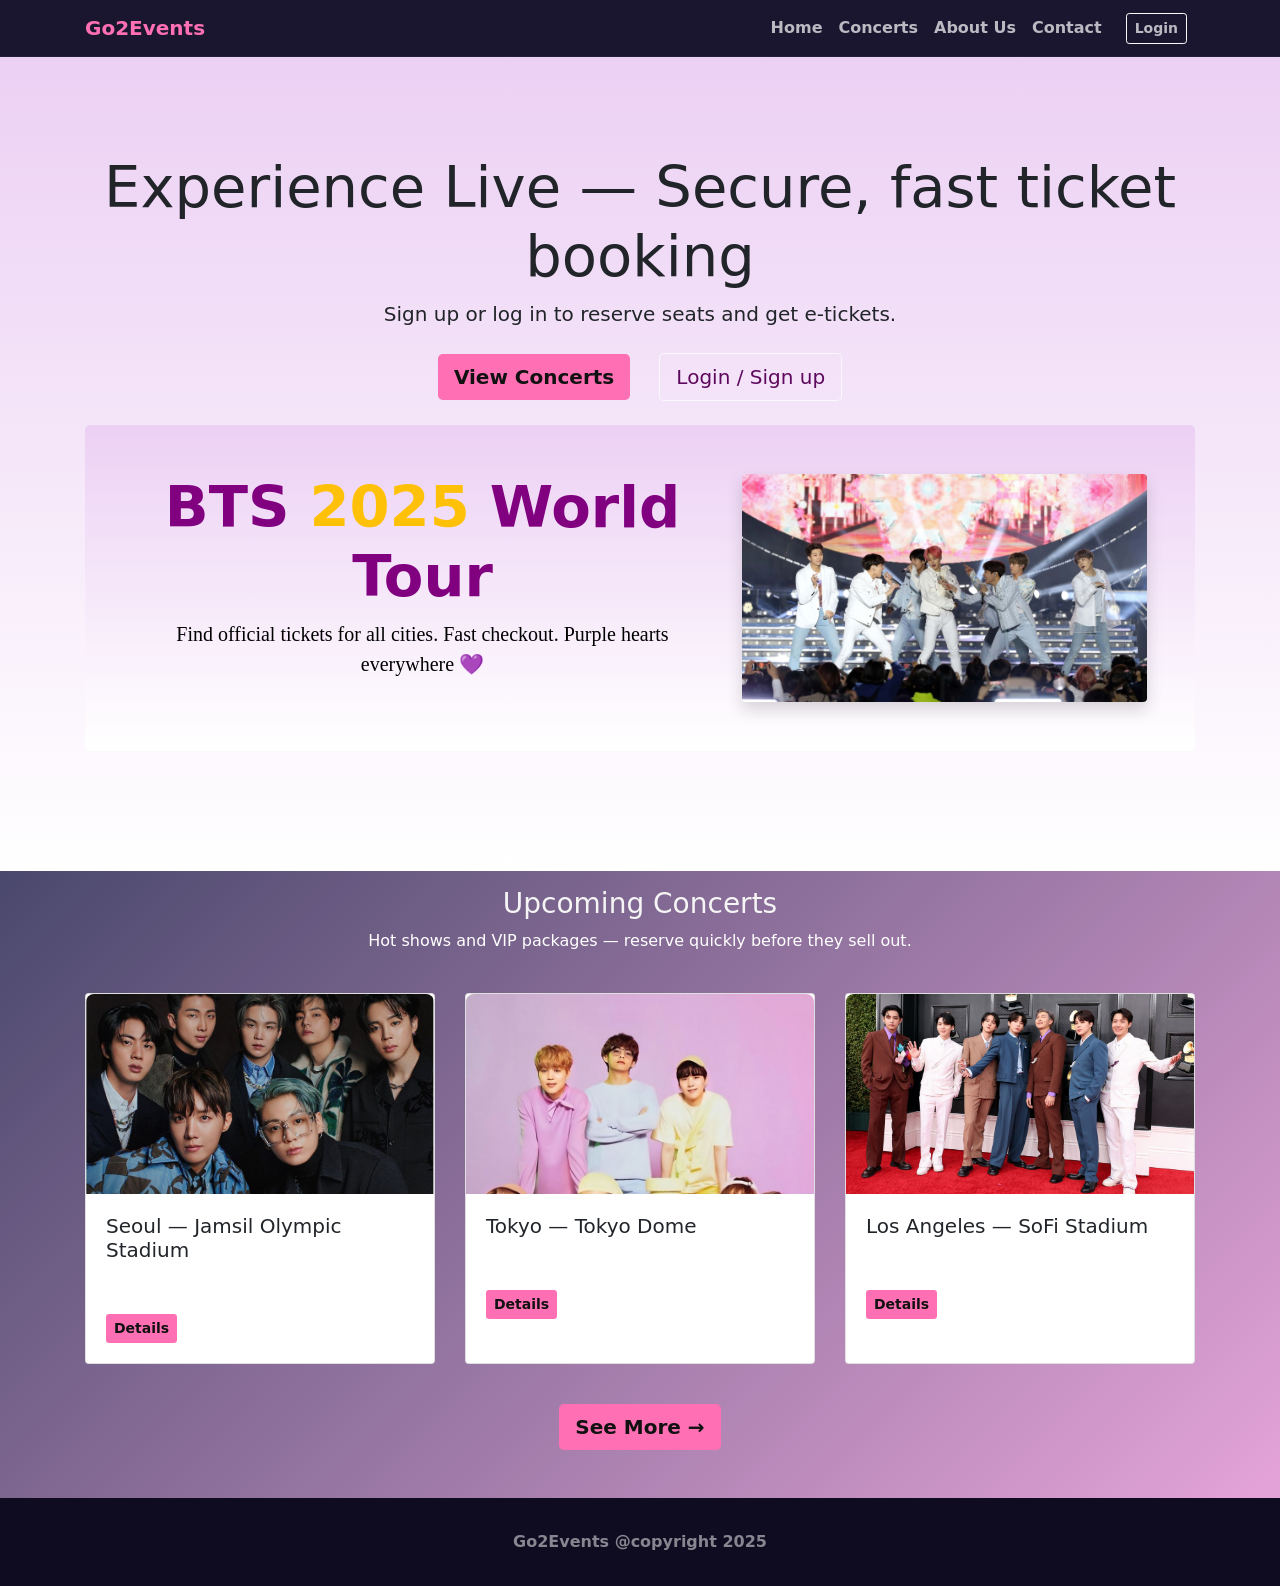
<file: index.html>
<!doctype html>
<html lang="en">
  <head>
    <meta charset="utf-8">
    <meta name="viewport" content="width=device-width, initial-scale=1, shrink-to-fit=no">
    <title>Go2Events — Home</title>
    <script src="https://code.jquery.com/jquery-3.5.1.slim.min.js"></script>
    
    <link rel="stylesheet" href="https://stackpath.bootstrapcdn.com/bootstrap/4.5.2/css/bootstrap.min.css">
    <link rel="stylesheet" href="index.css">

  </head>
  <body>

    <!-- Shared Navbar -->
    <nav class="navbar navbar-expand-lg">
      <div class="container">
        <a class="navbar-brand nav-brand" href="index.html">Go2Events</a>
        <button class="navbar-toggler" type="button" data-toggle="collapse" data-target="#navMenu"><span class="navbar-toggler-icon"></span></button>
        <div class="collapse navbar-collapse" id="navMenu">
          <ul class="navbar-nav ml-auto align-items-center">
            <li class="nav-item"><a class="nav-link" href="index.html">Home</a></li>
            <li class="nav-item"><a class="nav-link" href="concerts.html">Concerts</a></li>
            <li class="nav-item"><a class="nav-link" href="about.html">About Us</a></li>
            <li class="nav-item"><a class="nav-link" href="contact.html">Contact</a></li>
            <li class="nav-item d-flex align-items-center pl-3">
              <span class="text-white-50 welcome" id="welcomeText" style="display:none"></span>
              <a href="login.html" class="btn btn-sm btn-outline-light mr-2" id="loginBtn">Login</a>
              <button class="btn btn-sm accent-btn" id="logoutBtn" style="display:none">Logout</button>
            </li>
          </ul>
        </div>
      </div>
    </nav>

    <!-- Hero -->
    <section class="hero">
      <div class="container text-center">
        <h1>Experience Live — Secure, fast ticket booking</h1>
        <p class="lead">Sign up or log in to reserve seats and get e-tickets.</p>
        <div class="mt-4">
          <a href="concerts.html" class="btn btn-lg accent-btn mr-4">View Concerts</a>
          <a href="login.html" class="btn btn-lg btn-outline-light"><span style="color: rgb(94, 9, 94); border-color: white;">Login / Sign up</span></a>
        </div>
      </div>

      <header class="container my-4">
        <div class="hero rounded-lg p-4 p-lg-5 text-white">
          <div class="row align-items-center">
            <div class="col-lg-7">
              <h1 style="color: purple;" class="display-5 font-weight-bold">BTS <span class="text-warning">2025</span> World Tour</h1>
              <p style="color: black; font-family: 'Times New Roman', Times, serif;" class="lead mb-4">
                Find official tickets for all cities. Fast checkout. Purple hearts everywhere 💜
              </p>
            </div>
            <div class="col-lg-5 text-center mt-4 mt-lg-0">
              <img class="img-fluid rounded shadow hero-img"
                  src="img/bts-concert-4920-x-2767-picture-6bqtymirr1exnr1n.jpg"
                  alt="Concert crowd">
            </div>
          </div>
        </div>
    </header>
    </section>


    <!-- HERO -->


    <!-- Preview cards -->
    <section class="pb-5">
      <div class="container">
        <div class="row mb-4">
          <div class="col-md-8 mx-auto text-center">
            <h3 style="color: whitesmoke;" class="mt-3">Upcoming Concerts</h3>
            <p class="text-white">Hot shows and VIP packages — reserve quickly before they sell out.</p>
          </div>
        </div>

        <div class="row" id="featuredConcerts">
          <!-- JS will render featured concert cards -->
        </div>
      </div>
    </section>

    <footer class="text-center mt-auto">
        <span  class="text-white-50">Go2Events @copyright 2025</span>
    </footer>

  </body>
</html>
<script src="https://cdn.jsdelivr.net/npm/popper.js@1.16.1/dist/umd/popper.min.js"></script>
<script src="https://stackpath.bootstrapcdn.com/bootstrap/4.5.2/js/bootstrap.min.js"></script>

<script>
   // Shared auth functions
      function getUsers(){ return JSON.parse(localStorage.getItem('bts_users')||'[]') }
      function saveUser(u){ const users=getUsers(); users.push(u); localStorage.setItem('bts_users', JSON.stringify(users)) }
      function findUserByEmail(email){ return getUsers().find(x=>x.email===email) }

      function setLoggedIn(email){ localStorage.setItem('bts_loggedIn', email); updateAuthUI() }
      function logout(){ localStorage.removeItem('bts_loggedIn'); updateAuthUI() }
      function updateAuthUI(){ 
        const email=localStorage.getItem('bts_loggedIn') 
        const welcome=document.getElementById('welcomeText') 
        const loginBtn=document.getElementById('loginBtn') 
        const logoutBtn=document.getElementById('logoutBtn') 
        if(email){ const u=findUserByEmail(email) 
          welcome.textContent = 'Welcome, ' + (u?u.username:email) 
          welcome.style.display='inline-block' 
          loginBtn.style.display='none' 
          logoutBtn.style.display='inline-block'
        } 
        else { 
          welcome.style.display='none' 
          loginBtn.style.display='inline-block' 
          logoutBtn.style.display='none' 
        }
      }

document.getElementById('logoutBtn').addEventListener('click', function () {
    logout(); alert('Logged out')
    window.location.href = 'index.html'
})
      updateAuthUI()

      // Featured concerts data
      const featured = [
        {id:1, city:"Seoul", venue:"Jamsil Olympic Stadium", date:"2025-10-03T19:00:00", price:120, img:"img/img1.jpg", popular:true},
        {id:2, city:"Tokyo", venue:"Tokyo Dome", date:"2025-10-12T18:30:00", price:135, img:"img/img2.jpg", popular:true},
        {id:3, city:"Los Angeles", venue:"SoFi Stadium", date:"2025-11-02T19:30:00", price:149, img:"img/img3.jpg", popular:true},
        {id:4, city:"Bangkok", venue:"Rajamangala Stadium", date:"2025-11-15T19:00:00", price:99, img:"img/img4.jpg", popular:true},
        {id:5, city:"London", venue:"Wembley Stadium", date:"2025-12-05T19:30:00", price:140, img:"img/img5.jpg"},
        {id:6, city:"New York", venue:"MetLife Stadium", date:"2025-12-12T19:30:00", price:142, img:"img/img6.webp"},
        {id:7, city:"Singapore", venue:"National Stadium", date:"2026-01-10T19:00:00", price:110, img:"img/img7.jpg"},
        {id:8, city:"Sydney", venue:"Accor Stadium", date:"2026-01-25T19:00:00", price:115, img:"img/img8.jpg"}
      ]

       const container = document.getElementById('featuredConcerts')
      // Show only the first 3 concerts
      featured.slice(0, 3).forEach(c => {
        const div = document.createElement('div')
        div.className = 'col-md-4 mb-4'
        div.innerHTML = `
          <div class="card card-ticket glass h-100">
            <img src="${c.img}" class="card-img-top" alt="${c.city}">
            <div class="card-body">
              <h5 class="card-title">${c.city} — ${c.venue}</h5>
              <p class="card-text text-white-50">${new Date(c.date).toLocaleDateString()} • ${c.time}</p>
              <a href="concert-details.html?id=${c.id}" class="btn btn-sm accent-btn">Details</a>
            </div>
          </div>`
        container.appendChild(div)
      })

      // Create "See More" button
      const seeMoreDiv = document.createElement('div')
      seeMoreDiv.className = 'col-12 d-flex justify-content-center mt-3' // center + spacing
      seeMoreDiv.innerHTML = `
        <a href="concerts.html" class="btn btn-lg accent-btn">See More &rarr;</a>
      `
      container.appendChild(seeMoreDiv)



</script>
</file>
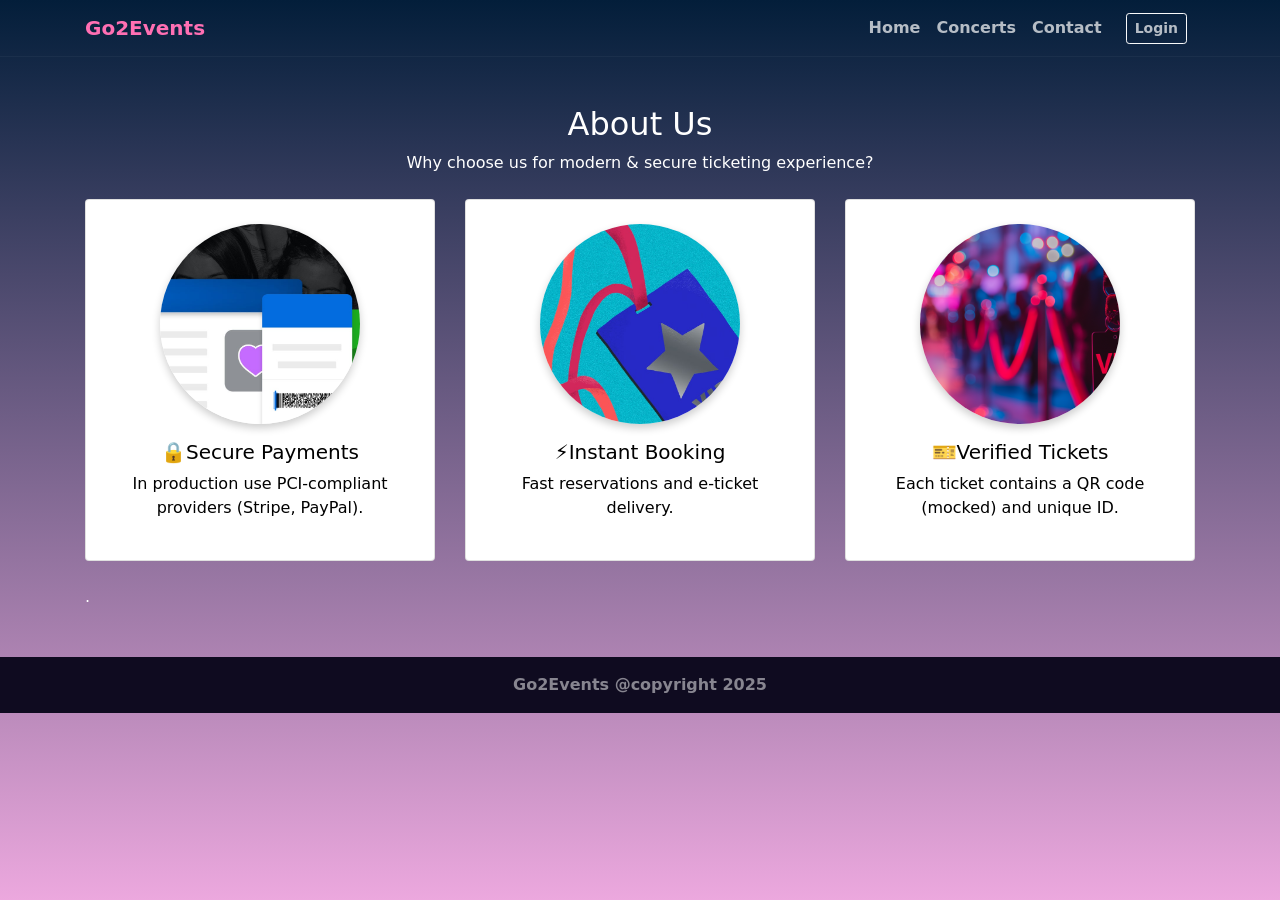
<file: about.html>
<!doctype html>
<html lang="en">
<head>
    <meta charset="utf-8">
    <meta name="viewport" content="width=device-width,initial-scale=1">
    <title>About — Go2Events</title>
    <link rel="stylesheet" href="https://stackpath.bootstrapcdn.com/bootstrap/4.5.2/css/bootstrap.min.css">
    <link rel="stylesheet" href="index.css">
    <style>
        body{background:linear-gradient(180deg,#031e3a,#eca8de);
        color:#fff}
        .img-about{width:200px;height:200px;border-radius:50%;object-fit:cover;box-shadow:0 4px 8px rgba(0,0,0,0.2)}
    </style>
</head>
<body>

    <nav class="navbar navbar-expand-lg navbar-dark bg-transparent">
        <div class="container">
            <a class="navbar-brand nav-brand" href="index.html">Go2Events</a>
            <button class="navbar-toggler" type="button" data-toggle="collapse" data-target="#navMenu"><span class="navbar-toggler-icon"></span></button>
            <div class="collapse navbar-collapse" id="navMenu">
            <ul class="navbar-nav ml-auto align-items-center">
                <li class="nav-item"><a class="nav-link" href="index.html">Home</a></li>
                <li class="nav-item"><a class="nav-link" href="concerts.html">Concerts</a></li>
                <li class="nav-item"><a class="nav-link" href="contact.html">Contact</a></li>
                <li class="nav-item d-flex align-items-center pl-3">
                <span class="text-white-50 welcome" id="welcomeText" style="display:none"></span>
                <a href="login.html" class="btn btn-sm btn-outline-light mr-2" id="loginBtn">Login</a>
                <button class="btn btn-sm accent-btn" id="logoutBtn" style="display:none">Logout</button>
                </li>
            </ul>
            </div>
        </div>
    </nav>
    <div class="container">
        <section class="py-5">
            <div class="text-center mb-4">
                <h2>About Us</h2><p>Why choose us for modern & secure ticketing experience?</p>
            </div>
            <div class="row">
                <div class="col-md-4 mb-4">
                    <div class="card">
                        <div class="p-4 h-100 text-center">
                        <div class="mb-3">
                            <img class="img-about" src="./img/img10.jpg" alt="">
                        </div>
                        <span style="color: black;">
                            <h5>🔒Secure Payments</h5>
                            <p>In production use PCI-compliant providers (Stripe, PayPal).</p>
                        </span>
                    </div>
                    </div>
                </div>
                <div class="col-md-4 mb-4">
                    <div class="card">
                        <div class="p-4 h-100 text-center">
                        <div class="mb-3">
                            <img class="img-about" src="./img/img9.jpg" alt="">
                        </div>
                        <span style="color: black;"><h5>⚡Instant Booking</h5><p>Fast reservations and e-ticket delivery.</p></span>
                    </div>
                    </div>
                </div>
                <div class="col-md-4 mb-4">
                    <div class="card">
                        <div class="p-4 h-100 text-center">
                        <div class="mb-3">
                            <img class="img-about" src="./img/img11.png" alt="">
                        </div>
                        <span style="color: black;">
                            <h5>🎫Verified Tickets</h5><p>Each ticket contains a QR code (mocked) and unique ID.</p>
                        </span>
                    </div>
                    </div>
                </div>
            </div>
            .
        </section>
    </div>
    

    <footer class="text-center py-3 text-white-50"> <span id="year6"></span> Go2Events @copyright 2025</footer>
</body>
</html>
</file>
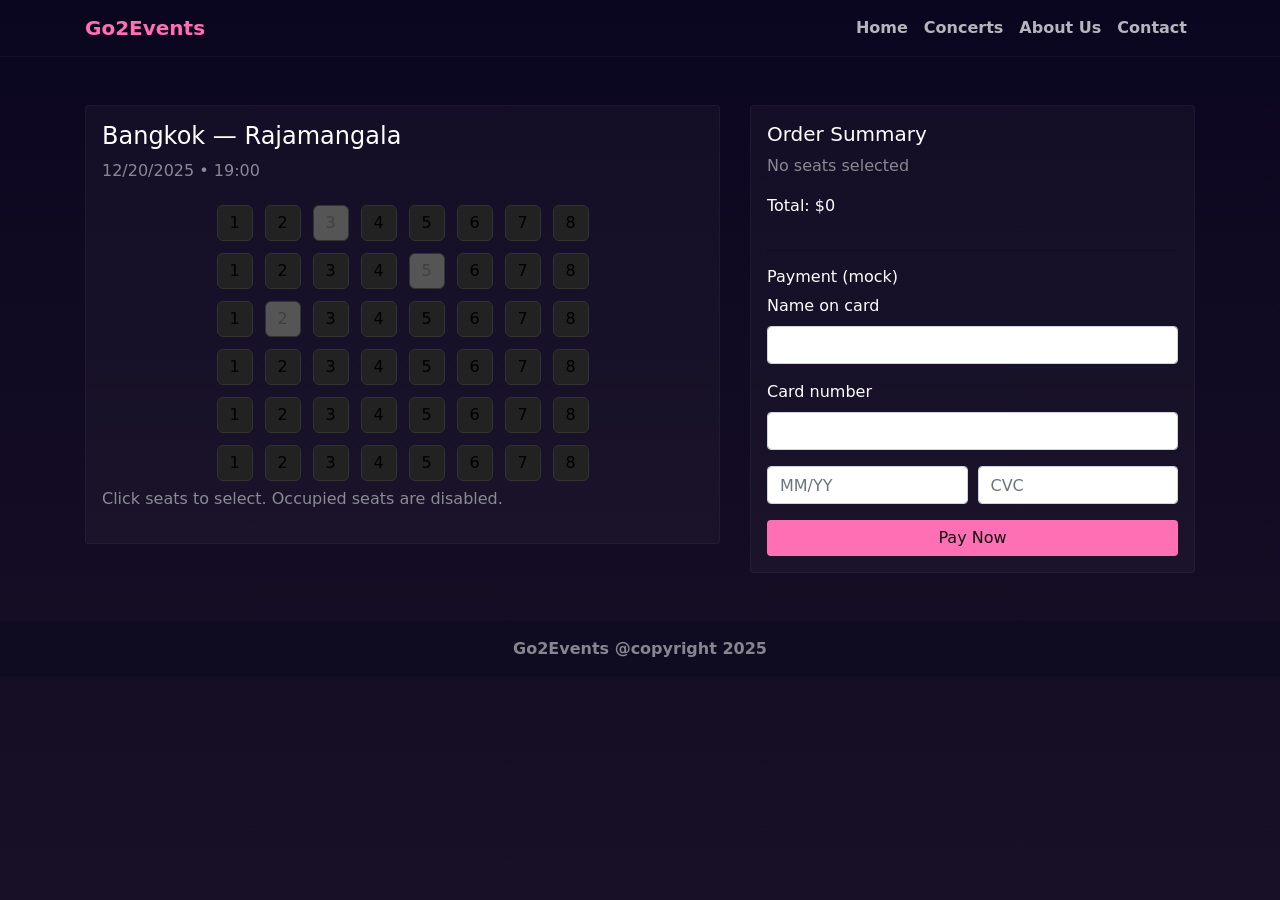
<file: checkout.html>
<!doctype html>
<html lang="en">
  <head>
    <meta charset="utf-8"><meta name="viewport" content="width=device-width,initial-scale=1">
    <title>Checkout — Go2Events</title>
    <link rel="stylesheet" href="https://stackpath.bootstrapcdn.com/bootstrap/4.5.2/css/bootstrap.min.css">
    <script src="https://code.jquery.com/jquery-3.5.1.slim.min.js"></script>
    <script src="https://cdn.jsdelivr.net/npm/popper.js@1.16.1/dist/umd/popper.min.js"></script>
    <script src="https://stackpath.bootstrapcdn.com/bootstrap/4.5.2/js/bootstrap.min.js"></script>
    <link rel="stylesheet" href="index.js">
    <link rel="stylesheet" href="https://stackpath.bootstrapcdn.com/bootstrap/4.5.2/css/bootstrap.min.css">
    <link rel="stylesheet" href="index.css">
<style>
  body{
    background:linear-gradient(180deg,#0b0620,#181026);
    color:#fff}.seat{width:36px;height:36px;border-radius:6px;margin:6px;
    display:inline-flex;align-items:center;justify-content:center;
    cursor:pointer;
    background:#222;
    border:1px solid #333}.seat.selected{background:#ff6fb3;color:#111}.seat.occupied{background:#555;cursor:not-allowed}.screen{height:12px;background:#444;border-radius:4px;
    margin:12px 0;text-align:center;padding-top:6px}.card{background:rgba(255,255,255,0.03);
    border:1px solid rgba(255,255,255,0.04)}
</style>
</head>

<body>
  
<nav class="navbar navbar-expand-lg navbar-dark bg-transparent">
      <div class="container">
        <a class="navbar-brand nav-brand" href="index.html">Go2Events</a>
        <button class="navbar-toggler" type="button" data-toggle="collapse" data-target="#navMenu"><span class="navbar-toggler-icon"></span></button>
        <div class="collapse navbar-collapse" id="navMenu">
          <ul class="navbar-nav ml-auto align-items-center">
            <li class="nav-item"><a class="nav-link" href="index.html">Home</a></li>
            <li class="nav-item"><a class="nav-link" href="concerts.html">Concerts</a></li>
            <li class="nav-item"><a class="nav-link" href="about.html">About Us</a></li>
            <li class="nav-item"><a class="nav-link" href="contact.html">Contact</a></li>
          </ul>
        </div>
      </div>
 </nav>

<section class="container py-5">
  <div class="row">
    <div class="col-md-7">
      <div class="card p-3 mb-3"><h4 id="concertTitle">Checkout</h4><p id="concertInfo" class="text-white-50"></p>
        <div id="seatMap" class="d-flex flex-column align-items-center"></div>
        <p class="text-white-50">Click seats to select. Occupied seats are disabled.</p>
      </div>
    </div>
    <div class="col-md-5">
      <div class="card p-3">
        <h5>Order Summary</h5>
        <p id="selectedSeats" class="text-white-50">No seats selected</p><p>Total: $<span id="total">0</span></p>
        <hr>
        <h6>Payment (mock)</h6>
        <form id="payForm">
          <div class="form-group"><label>Name on card</label><input class="form-control" id="cardName" required></div>
          <div class="form-group"><label>Card number</label><input class="form-control" id="cardNumber" required></div>
          <div class="form-row"><div class="col"><input class="form-control" id="exp" placeholder="MM/YY" required></div><div class="col"><input class="form-control" id="cvc" placeholder="CVC" required></div></div>
          <button class="btn btn-block mt-3" style="background:#ff6fb3;border:none;color:#111" type="submit">Pay Now</button>
        </form>
      </div>
    </div>
  </div>
</section>

<!-- e-ticket modal -->
 <div class="modal fade" id="ticketModal" tabindex="-1">
  <div class="modal-dialog modal-dialog-centered">
    <div class="modal-content">
      <div class="modal-header">
        <h5 class="modal-title">Your E-Ticket</h5>
        <button type="button" class="close" data-dismiss="modal">&times;</button>
      </div>
      <div class="modal-body" id="ticketBody"></div>
    </div>
  </div>
</div>

<footer class="text-center py-3 text-white-50"> <span id="year6"></span> Go2Events @copyright 2025</footer>

<script src="https://code.jquery.com/jquery-3.5.1.slim.min.js"></script>
<script src="https://cdn.jsdelivr.net/npm/popper.js@1.16.1/dist/umd/popper.min.js"></script>
<script src="https://stackpath.bootstrapcdn.com/bootstrap/4.5.2/js/bootstrap.min.js"></script>
<script>
// Simple concert data copy
const concerts={1:{id:1,city:'Bangkok',venue:'Rajamangala',date:'2025-12-20',time:'19:00',price:120},2:{id:2,city:'Seoul',venue:'Olympic Stadium',date:'2025-12-15',time:'20:00',price:140},3:{id:3,city:'Tokyo',venue:'Tokyo Dome',date:'2026-01-10',time:'18:30',price:130}};
function qs(name){return new URLSearchParams(window.location.search).get(name);}const cid=parseInt(qs('concert')||'1',10);
const concert=concerts[cid]; document.getElementById('concertTitle').textContent=concert.city+' — '+concert.venue; document.getElementById('concertInfo').textContent=new Date(concert.date).toLocaleDateString()+' • '+concert.time;
// Generate simple seat map (6 rows x 8 cols)
const seatMap=document.getElementById('seatMap'); const rows=6,cols=8; const occupied=['A3','B5','C2']; // sample occupied
let selected=[];
for(let r=0;r<rows;r++){const rowDiv=document.createElement('div');rowDiv.className='d-flex'; for(let c=0;c<cols;c++){const seatId=String.fromCharCode(65+r)+(c+1); const btn=document.createElement('button');btn.className='seat';btn.textContent=(c+1);btn.dataset.seat=seatId; if(occupied.includes(seatId)){btn.classList.add('occupied');btn.disabled=true} btn.addEventListener('click',function(){ if(btn.classList.contains('selected')){btn.classList.remove('selected'); selected=selected.filter(s=>s!==seatId);} else {btn.classList.add('selected'); selected.push(seatId);} updateSummary(); }); rowDiv.appendChild(btn);} seatMap.appendChild(rowDiv);}
function updateSummary(){ const el=document.getElementById('selectedSeats'); const total=document.getElementById('total'); if(selected.length===0){el.textContent='No seats selected'; total.textContent='0';} else {el.textContent='Seats: '+selected.join(', '); total.textContent=(selected.length*concert.price); }}
// Payment mock
document.getElementById('payForm').addEventListener('submit',function(e){e.preventDefault(); if(selected.length===0){alert('Please select at least one seat'); return;} const name=document.getElementById('cardName').value.trim(); if(!name){alert('Enter name on card'); return;} // create ticket object and show modal
const ticket={id: 'TKT-'+Date.now(),concert:concert,seats:selected,total:selected.length*concert.price,holder:name}; // store in localStorage
let tickets=JSON.parse(localStorage.getItem('bts_tickets')||'[]'); tickets.push(ticket); localStorage.setItem('bts_tickets', JSON.stringify(tickets)); // show modal
const body=document.getElementById('ticketBody'); body.innerHTML=`<p>Thank you, <strong>${name}</strong> — your payment was successful.</p><p><strong>Ticket ID:</strong> ${ticket.id}</p><p><strong>Concert:</strong> ${concert.city} — ${concert.venue}</p><p><strong>Seats:</strong> ${selected.join(', ')}</p><p><strong>Total:</strong> $${ticket.total}</p><div style="text-align:center;margin-top:12px"><img src="https://api.qrserver.com/v1/create-qr-code/?size=150x150&data=${ticket.id}" alt="qr"></div>`;
$('#ticketModal').modal('show');});
</script></body></html>
</file>
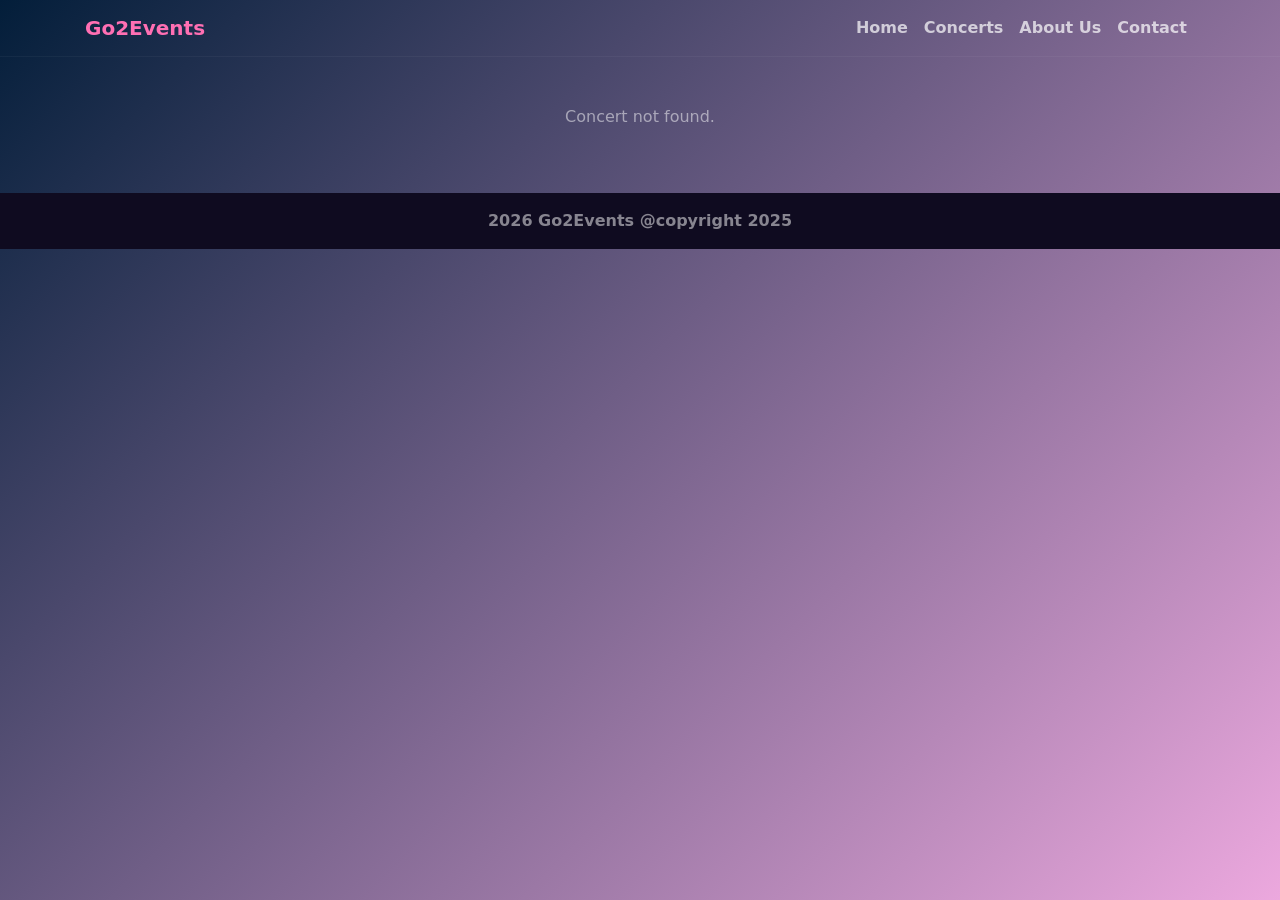
<file: concert-details.html>
<!doctype html>
<html lang="en">
  <head>
    <meta charset="utf-8">
    <meta name="viewport" content="width=device-width, initial-scale=1, shrink-to-fit=no">
    <title>Concert Details — Go2Events</title>
    <script src="https://code.jquery.com/jquery-3.5.1.slim.min.js"></script>
    <script src="https://cdn.jsdelivr.net/npm/popper.js@1.16.1/dist/umd/popper.min.js"></script>
    <script src="https://stackpath.bootstrapcdn.com/bootstrap/4.5.2/js/bootstrap.min.js"></script>
    <link rel="stylesheet" href="index.js">
    <link rel="stylesheet" href="https://stackpath.bootstrapcdn.com/bootstrap/4.5.2/css/bootstrap.min.css">
    <link rel="stylesheet" href="index.css">
  </head>
  <body>

    <nav class="navbar navbar-expand-lg navbar-dark bg-transparent">
      <div class="container">
        <a class="navbar-brand nav-brand" href="index.html">Go2Events</a>
        <div class="collapse navbar-collapse" id="navMenu6">
          <ul class="navbar-nav ml-auto">
            <li class="nav-item"><a class="nav-link" href="index.html">Home</a></li>
            <li class="nav-item"><a class="nav-link" href="concerts.html">Concerts</a></li>
            <li class="nav-item"><a class="nav-link" href="about.html">About Us</a></li>
            <li class="nav-item"><a class="nav-link" href="contact.html">Contact</a></li>
          </ul>
        </div>
      </div>
    </nav>

    <section class="container py-5">
      <div id="concertDetails"></div>
      <button id="reserveBtn" class="btn accent-btn mt-3">Reserve Tickets</button>
    </section>

    <!-- Simple Modern Login Alert Modal -->
    <div class="modal fade" id="loginAlert" tabindex="-1" aria-hidden="true">
    <div class="modal-dialog modal-dialog-centered">
        <div class="modal-content text-center p-4 rounded-4">

        <!-- Header / Icon -->
        <div class="modal-header border-0 justify-content-center">
            <div style="font-size: 2.5rem;">🎫</div>
        </div>

        <!-- Title & Message -->
        <div class="modal-body">
            <h5 class="fw-bold mb-2">Login Required</h5>
            <p class="text-muted mb-0">You must be logged in to reserve tickets.</p>
        </div>

        <!-- Footer / Button -->
        <div class="modal-footer border-0 justify-content-center">
            <a href="login.html" class="btn btn-primary rounded-pill px-4">Go to Login</a>
        </div>

        </div>
    </div>
    </div>




    <footer class="text-center py-3 text-white-50"> <span id="year6"></span> Go2Events @copyright 2025</footer>

    <script src="https://code.jquery.com/jquery-3.5.1.slim.min.js"></script>
    <script src="https://cdn.jsdelivr.net/npm/popper.js@1.16.1/dist/umd/popper.min.js"></script>
    <script src="https://stackpath.bootstrapcdn.com/bootstrap/4.5.2/js/bootstrap.min.js"></script>
    <script>
      document.getElementById('year6').textContent=new Date().getFullYear();

      const concerts = [
        {id:1, city:"Seoul", venue:"Jamsil Olympic Stadium", date:"2025-10-03T19:00:00",time:'20:00', price:120, img:"img/img1.jpg", popular:true},
        {id:2, city:"Tokyo", venue:"Tokyo Dome", date:"2025-10-12T18:30:00", price:135,time:'19:00', img:"img/img2.jpg", popular:true},
        {id:3, city:"Los Angeles", venue:"SoFi Stadium", date:"2025-11-02T19:30:00",time:'13:00', price:149, img:"img/img3.jpg", popular:true},
        {id:4, city:"Bangkok", venue:"Rajamangala Stadium", date:"2025-11-15T19:00:00",time:'10:00', price:99, img:"img/img4.jpg", popular:true},
        {id:5, city:"London", venue:"Wembley Stadium", date:"2025-12-05T19:30:00",time:'18:00', price:140, img:"img/img5.jpg"},
        {id:6, city:"New York", venue:"MetLife Stadium", date:"2025-12-12T19:30:00",time:'15:00', price:142, img:"img/img6.webp"},
        {id:7, city:"Singapore", venue:"National Stadium", date:"2026-01-10T19:00:00",time:'00:00', price:110, img:"img/img7.jpg"},
        {id:8, city:"Sydney", venue:"Accor Stadium", date:"2026-01-25T19:00:00", time:'11:00', price:115, img:"img/img8.jpg"}
      ];

      const params = new URLSearchParams(window.location.search);
      const concertId = parseInt(params.get('id'));
      const concert = concerts.find(c => c.id === concertId);
      const container = document.getElementById('concertDetails');
      const reserveBtn = document.getElementById('reserveBtn');

      if(!concert){
        container.innerHTML='<p class="text-center text-white-50">Concert not found.</p>';
        reserveBtn.style.display='none';
      } else {
        container.innerHTML=`
          <div class="card glass mb-3">
            
            <div class="card-body row">
              <div class="col-md-6">
                <img src="${concert.img}" class="card-img-detail" alt="${concert.city}">
              </div>
              <div class="col-md-6">
                <h3 class="card-title">${concert.city} — ${concert.venue}</h3>
               <p>Date: ${new Date(concert.date).toLocaleDateString()} • Time: ${concert.time}</p>
               <p>Price: $${concert.price} USD</p>
               <p>Experience the BTS concert live at ${concert.venue} in ${concert.city}. Click Reserve to proceed to checkout and select your seats.</p>
              </div>
          </div>`;

        reserveBtn.addEventListener('click', function() {
        const loggedIn = localStorage.getItem('bts_loggedIn');
        if (!loggedIn) {
            const modal = new bootstrap.Modal(document.getElementById('loginAlert'));
            modal.show();
        } else {
            window.location.href = `checkout.html?id=${concert.id}`;
        }
        });
      }
    </script>
  </body>
</html>
</file>
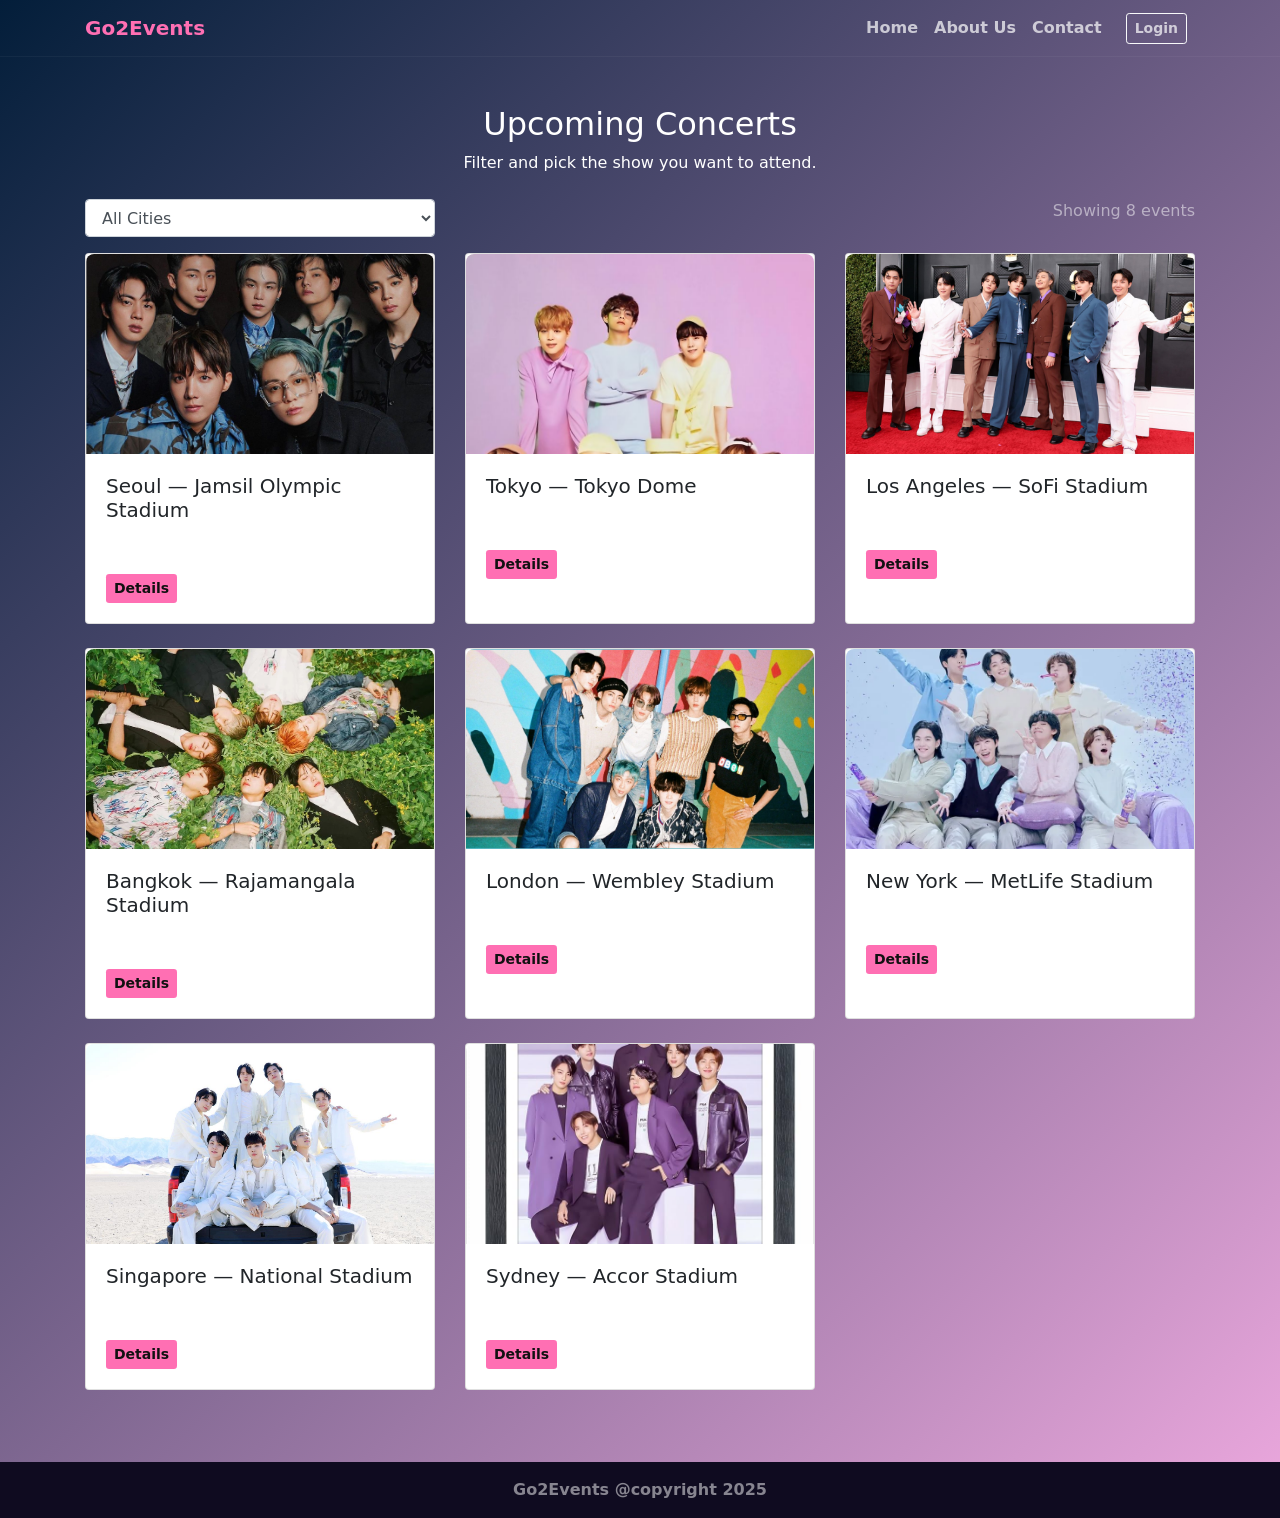
<file: concerts.html>
<!doctype html><html lang="en"><head><meta charset="utf-8"><meta name="viewport" content="width=device-width,initial-scale=1">
<title>Concerts — Go2Events</title>
<link rel="stylesheet" href="https://stackpath.bootstrapcdn.com/bootstrap/4.5.2/css/bootstrap.min.css">
<link rel="stylesheet" href="index.css">
</head>

<body>
<nav class="navbar navbar-expand-lg navbar-dark bg-transparent">
      <div class="container">
        <a class="navbar-brand nav-brand" href="index.html">Go2Events</a>
        <button class="navbar-toggler" type="button" data-toggle="collapse" data-target="#navMenu"><span class="navbar-toggler-icon"></span></button>
        <div class="collapse navbar-collapse" id="navMenu">
          <ul class="navbar-nav ml-auto align-items-center">
            <li class="nav-item"><a class="nav-link" href="index.html">Home</a></li>
            <li class="nav-item"><a class="nav-link" href="about.html">About Us</a></li>
            <li class="nav-item"><a class="nav-link" href="contact.html">Contact</a></li>
             <li class="nav-item d-flex align-items-center pl-3">
              <span class="text-white-50 welcome" id="welcomeText" style="display:none"></span>
              <a href="login.html" class="btn btn-sm btn-outline-light mr-2" id="loginBtn">Login</a>
              <button class="btn btn-sm accent-btn" id="logoutBtn" style="display:none">Logout</button>
            </li>
          </ul>
        </div>
      </div>
 </nav>

<section class="container py-5">
    <div class="text-center mb-4">
        <h2 class="text-white">Upcoming Concerts</h2><p class="text-white">Filter and pick the show you want to attend.</p>
    </div>
    <div class="row mb-3">
        <div class="col-md-4">
            <select id="filterCity" class="form-control">
                <option value="all">All Cities</option>
                <option value="Bangkok">Bangkok</option>
                <option value="Seoul">Seoul</option>
                <option value="Los Angeles">Los Angeles</option>
                <option value="London">London</option>
                <option value="New York">New York</option>
                <option value="Singapore">Singapore</option>
                <option value="Sydney">Sydney</option>
                <option value="Tokyo">Tokyo</option>
            </select>
        </div>
        <div class="col-md-8 text-right text-white-50">Showing <span id="count">0</span> events</div>
    </div>
    <div class="row" id="concertList"></div>
</section>

<footer class="text-center py-3 text-white-50"> <span id="year6"></span> Go2Events @copyright 2025</footer>


<script>
const concerts=[
        {id:1, city:"Seoul", venue:"Jamsil Olympic Stadium", date:"2025-10-03T19:00:00",time:'20:00', price:120, img:"img/img1.jpg", popular:true},
        {id:2, city:"Tokyo", venue:"Tokyo Dome", date:"2025-10-12T18:30:00", price:135,time:'19:00', img:"img/img2.jpg", popular:true},
        {id:3, city:"Los Angeles", venue:"SoFi Stadium", date:"2025-11-02T19:30:00",time:'13:00', price:149, img:"img/img3.jpg", popular:true},
        {id:4, city:"Bangkok", venue:"Rajamangala Stadium", date:"2025-11-15T19:00:00",time:'10:00', price:99, img:"img/img4.jpg", popular:true},
        {id:5, city:"London", venue:"Wembley Stadium", date:"2025-12-05T19:30:00",time:'18:00', price:140, img:"img/img5.jpg"},
        {id:6, city:"New York", venue:"MetLife Stadium", date:"2025-12-12T19:30:00",time:'15:00', price:142, img:"img/img6.webp"},
        {id:7, city:"Singapore", venue:"National Stadium", date:"2026-01-10T19:00:00",time:'00:00', price:110, img:"img/img7.jpg"},
        {id:8, city:"Sydney", venue:"Accor Stadium", date:"2026-01-25T19:00:00", time:'11:00', price:115, img:"img/img8.jpg"}
];

function renderList(list) {
  const container = document.getElementById('concertList'); 
  container.innerHTML = ''; // clear previous items

  list.forEach(c => { 
    const div = document.createElement('div'); 
    div.className = 'col-md-4 mb-4';
    div.innerHTML = `
      <div class="card card-ticket glass h-100"> 
        <img src="${c.img}" class="card-img-top" alt="${c.city}"> 
        <div class="card-body">
          <h5 class="card-title">${c.city} — ${c.venue}</h5> 
          <p class="card-text text-white-50">
            ${new Date(c.date).toLocaleDateString()} • ${c.time}
          </p> 
          <a href="concert-details.html?id=${c.id}" class="btn btn-sm accent-btn">Details</a> 
        </div> 
      </div>`;
    container.appendChild(div);
  });

  // show total count
  document.getElementById('count').textContent = list.length;
}

// Filter dropdown
document.getElementById('filterCity').addEventListener('change', function() {
  const v = this.value;
  if (v === 'all') renderList(concerts);
  else renderList(concerts.filter(c => c.city === v));
});

// Initial render
renderList(concerts);


</script>
</body>
</html>
</file>
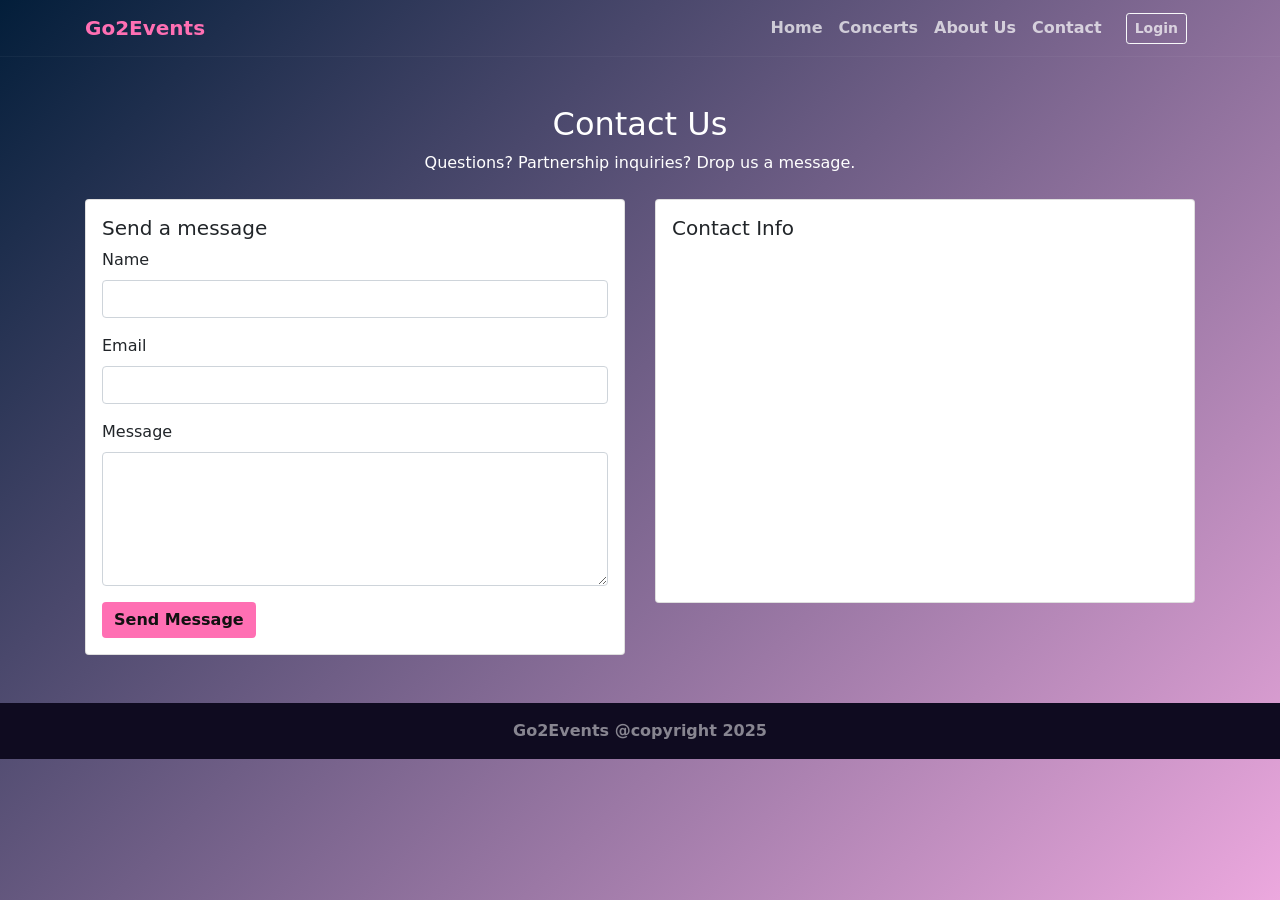
<file: contact.html>
<!doctype html><html lang="en">
<head>
<meta charset="utf-8">
<meta name="viewport" content="width=device-width,initial-scale=1">
<title>Contact — Go2Events</title>
<link rel="stylesheet" href="https://stackpath.bootstrapcdn.com/bootstrap/4.5.2/css/bootstrap.min.css">
<link rel="stylesheet" href="index.css">

</head>

<body>

    <nav class="navbar navbar-expand-lg navbar-dark bg-transparent">
        <div class="container">
            <a class="navbar-brand nav-brand" href="index.html">Go2Events</a>
            <button class="navbar-toggler" type="button" data-toggle="collapse" data-target="#navMenu"><span class="navbar-toggler-icon"></span></button>
            <div class="collapse navbar-collapse" id="navMenu">
            <ul class="navbar-nav ml-auto align-items-center">
                <li class="nav-item"><a class="nav-link" href="index.html">Home</a></li>
                <li class="nav-item"><a class="nav-link" href="concerts.html">Concerts</a></li>
                <li class="nav-item"><a class="nav-link" href="about.html">About Us</a></li>
                <li class="nav-item"><a class="nav-link" href="contact.html">Contact</a></li>
                 <li class="nav-item d-flex align-items-center pl-3">
                    <span class="text-white-50 welcome" id="welcomeText" style="display:none"></span>
                    <a href="login.html" class="btn btn-sm btn-outline-light mr-2" id="loginBtn">Login</a>
                    <button class="btn btn-sm accent-btn" id="logoutBtn" style="display:none">Logout</button>
                </li>
            </ul>
            </div>
        </div>
    </nav>

    <section class="container py-5">
        <div class="text-center mb-4">
            <h2 style="color: white;">Contact Us</h2><p style="color: white;">Questions? Partnership inquiries? Drop us a message.</p>
        </div>
        <div class="row">
            <div class="col-md-6">
                <div class="card glass p-3">
                    <h5>Send a message</h5>
                    <form id="contactForm">
                        <div class="form-group"><label>Name</label><input class="form-control" id="cname" required></div>
                        <div class="form-group"><label>Email</label><input class="form-control" id="cemail" type="email" required></div>
                        <div class="form-group"><label>Message</label><textarea class="form-control" id="cmsg" rows="5" required></textarea></div>
                        <button class="btn accent-btn" type="submit">Send Message</button>
                    </form>
                </div>
            </div>
            <div class="col-md-6">
                <div class="card glass p-3"><h5>Contact Info</h5><p class="text-white-50">Email: support@btstickets.demo<br>Phone: +66 2 555 0199<br>Follow us on social: @btstickets</p>
                <!-- Embedded Google Map (generic location) -->
                 <iframe src="https://www.google.com/maps/embed?pb=!1m18!1m12!1m3!1d3875.450999420166!2d100.55473991521785!3d13.73671709036078!2m3!1f0!2f0!3f0!3m2!1i1024!2i768!4f13.1!3m3!1m2!1s0x30e29ed6b1f0f0b3%3A0x1234567890abcdef!2sRajamangala%20National%20Stadium!5e0!3m2!1sen!2sth!4v1600000000000!5m2!1sen!2sth" width="100%" height="250" style="border:0;" allowfullscreen="" loading="lazy"></iframe>
                </div>
            </div>
        </div>
    </section>

   <footer class="text-center py-3 text-white-50"> <span id="year6"></span> Go2Events @copyright 2025</footer>

    <script>
        document.getElementById('contactForm').addEventListener('submit',function(e){e.preventDefault();const n=document.getElementById('cname').value.trim();const em=document.getElementById('cemail').value.trim();
        const m=document.getElementById('cmsg').value.trim(); if(!n||!em||!m){alert('Please fill all fields');
        return}
        alert('Thanks '+n+' — we received your message.'); 
        document.getElementById('contactForm').reset();});
    </script>
 </body>
 </html>
</file>
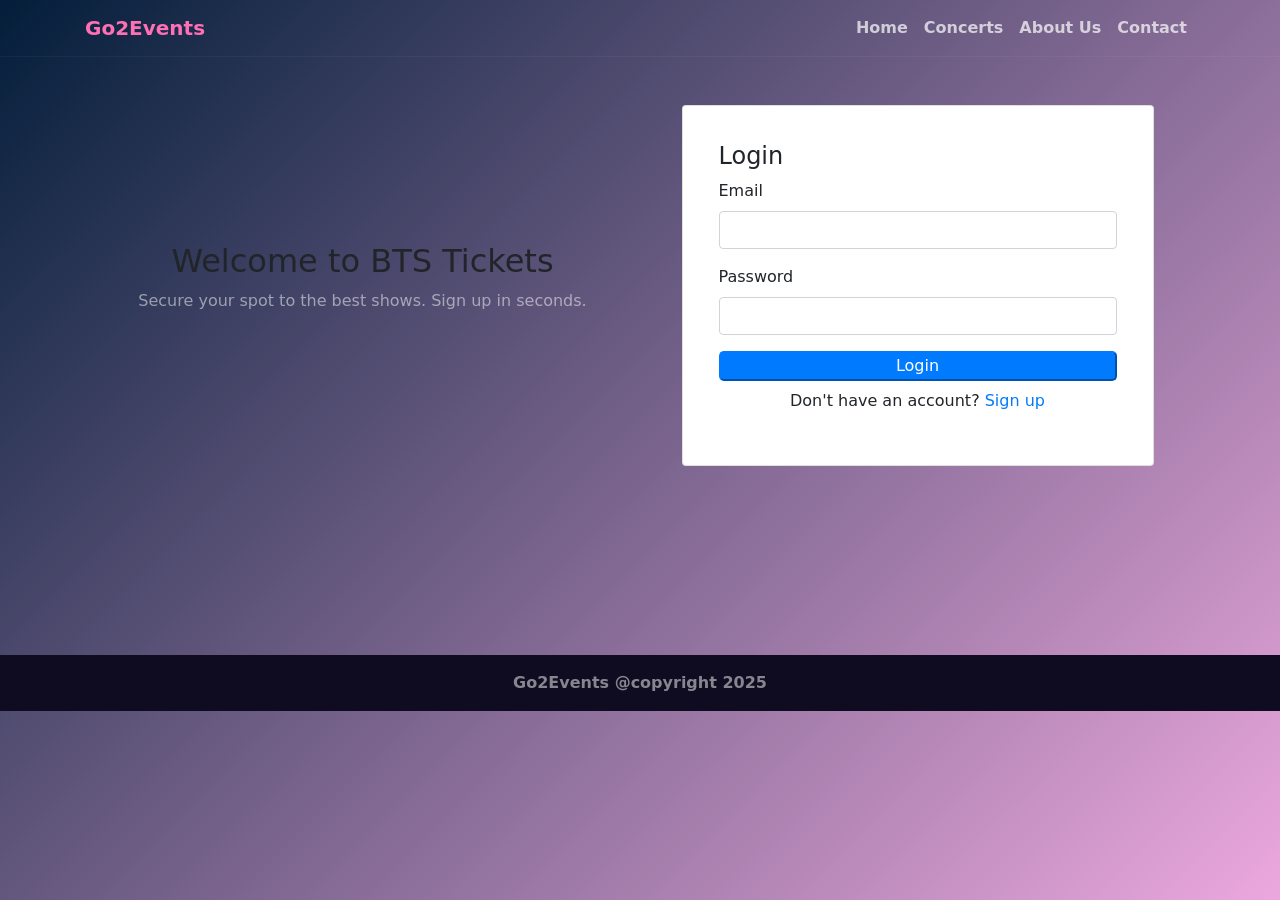
<file: login.html>
<!doctype html>
<html lang="en"><head><meta charset="utf-8"><meta name="viewport" content="width=device-width,initial-scale=1">
<title>Login / Sign up — Go2Events</title>
<link rel="stylesheet" href="https://stackpath.bootstrapcdn.com/bootstrap/4.5.2/css/bootstrap.min.css">
<link rel="stylesheet" href="index.css">

</head>

<body>
  
<nav class="navbar navbar-expand-lg navbar-dark bg-transparent">
      <div class="container">
        <a class="navbar-brand nav-brand" href="index.html">Go2Events</a>
        <button class="navbar-toggler" type="button" data-toggle="collapse" data-target="#navMenu"><span class="navbar-toggler-icon"></span></button>
        <div class="collapse navbar-collapse" id="navMenu">
          <ul class="navbar-nav ml-auto align-items-center">
            <li class="nav-item"><a class="nav-link" href="index.html">Home</a></li>
            <li class="nav-item"><a class="nav-link" href="concerts.html">Concerts</a></li>
            <li class="nav-item"><a class="nav-link" href="about.html">About Us</a></li>
            <li class="nav-item"><a class="nav-link" href="contact.html">Contact</a></li>
          </ul>
        </div>
      </div>
 </nav>

<div class="container mt-4 mb-4" style="height: 550px;">
  <div class="row no-gutters">
  <div class="col-md-6 d-none d-md-flex align-items-center justify-content-center" style="background:url('https://images.unsplash.com/photo-1518972559570-7cc1309f3229?auto=format&fit=crop&w=1400&q=80') center/cover no-repeat">
    <div class="text-center p-4"><h2>Welcome to BTS Tickets</h2><p class="text-white-50">Secure your spot to the best shows. Sign up in seconds.</p></div>
  </div>
  <div class="col-md-6 d-flex align-items-center justify-content-center">
    <div class="p-4 w-100" style="max-width:520px">
      <div class="card glass p-3">
        <div class="card-body">
          <h4 id="formTitle">Login</h4>
          <form id="formLogin" novalidate>
            <div class="form-group"><label>Email</label><input type="email" id="loginEmail" class="form-control" required></div>
            <div class="form-group"><label>Password</label><input type="password" id="loginPass" class="form-control" minlength="6" required></div>
            <button class="btn-primary btn-block mb-2" style="border-radius: 5px" type="submit">Login</button>
            <p class="text-center text-white-80">Don't have an account? <a href="#" id="showSignup">Sign up</a></p>
          </form>
          <form id="formSignup" style="display:none" novalidate>
            <div class="form-group"><label>Full name</label><input type="text" id="signupName" class="form-control" required></div>
            <div class="form-group"><label>Email</label><input type="email" id="signupEmail" class="form-control" required></div>
            <div class="form-group"><label>Password</label><input type="password" id="signupPass" class="form-control" minlength="6" required></div>
            <div class="form-group"><label>Confirm password</label><input type="password" id="signupPass2" class="form-control" minlength="6" required></div>
            <button class="btn-primary btn-block mb-2" style="border-radius: 5px" type="submit">Create account</button>
            <p class="text-center text-white-80">Already registered? <a href="#" id="showLogin">Login</a></p>
          </form>
        </div>
      </div>
    </div>
  </div>
</div></div>

  <footer class="text-center py-3 text-white-50"> <span id="year6"></span> Go2Events @copyright 2025</footer>

<script src="https://code.jquery.com/jquery-3.5.1.slim.min.js"></script>
<script src="https://cdn.jsdelivr.net/npm/popper.js@1.16.1/dist/umd/popper.min.js"></script>
<script src="https://stackpath.bootstrapcdn.com/bootstrap/4.5.2/js/bootstrap.min.js"></script>
<script>
function getUsers(){return JSON.parse(localStorage.getItem('bts_users')||'[]');}
function saveUsers(u){localStorage.setItem('bts_users', JSON.stringify(u));}
function setLogin(email){localStorage.setItem('bts_loggedIn', email);}
function findUser(email){return getUsers().find(x=>x.email===email);}

document.getElementById('showSignup').addEventListener('click',function(e){e.preventDefault();document.getElementById('formLogin').style.display='none';document.getElementById('formSignup').style.display='block';document.getElementById('formTitle').textContent='Create Account'});
document.getElementById('showLogin').addEventListener('click',function(e){e.preventDefault();document.getElementById('formLogin').style.display='block';document.getElementById('formSignup').style.display='none';document.getElementById('formTitle').textContent='Login'});

document.getElementById('formSignup').addEventListener('submit',function(e){e.preventDefault();var name=document.getElementById('signupName').value.trim();var email=document.getElementById('signupEmail').value.trim();var p=document.getElementById('signupPass').value;var p2=document.getElementById('signupPass2').value;if(!name||!email||!p){alert('Please fill all fields');return} if(p!==p2){alert('Passwords do not match');return} var users=getUsers(); if(users.find(u=>u.email===email)){alert('Email already registered');return} users.push({username:name,email:email,password:p}); saveUsers(users); alert('Account created — please login'); document.getElementById('showLogin').click();});

document.getElementById('formLogin').addEventListener('submit',function(e){e.preventDefault();var email=document.getElementById('loginEmail').value.trim();var p=document.getElementById('loginPass').value; var u=findUser(email); if(!u||u.password!==p){alert('Invalid credentials');return} setLogin(email); alert('Welcome, '+u.username); window.location.href='index.html';});
</script>
</body></html>
</file>
<file: index.css>
:root{
    --accent:#ff6fb3;
    --bg1:#0f0b20;
    --bg2:#1b1630;
    --muted:rgba(255,255,255,0.7)
}
*{box-sizing:border-box}
body{ 
  background-image: linear-gradient(-225deg, #031e3a 0%, #eca8de 100%); 
  font-family:system-ui,-apple-system,Segoe UI,Roboto,'Helvetica Neue',Arial;
  min-height:100vh;
}
.navbar {
    background:var(--bg2);
    border-bottom:1px solid rgba(255,255,255,0.04);
}
.nav-brand{font-weight:800;color:var(--accent)!important}
.nav-item a{color:var(--muted)!important;font-weight:600}
.nav-item a:hover{color:#fff!important}

#loginBtn:hover,#signupBtn:hover{background:var(--accent);color:#111!important}

.hero{ 
  background-image: linear-gradient(to top, white 0%, #ecd0f4 100%); 
  padding:6rem 0;
  text-align:center;
}
.hero h1{font-size:2.8rem;margin-bottom:.5rem}
.hero-img{ 
  border-radius:1rem; 
}
.accent-btn{background:var(--accent);border:none;color:#111;font-weight:700}
.card-ticket{transition:transform .18s ease, box-shadow .18s ease}
.card-ticket:hover{transform:translateY(-8px);box-shadow:0 12px 40px rgba(0,0,0,.6)}
footer{padding:2rem 0;color:var(--muted)}
.welcome{margin-right:1rem}
@media(min-width:768px){.hero h1{font-size:3.6rem}}
.badge-soft-purple{ 
  background:#efe9ff; color:#4c1d95; font-weight:600; 
}
.card-img-top{ 
  height:200px; 
  object-fit:cover; 
  border-top-left-radius:.5rem; 
  border-top-right-radius:.5rem;
}
.badge-popular{ 
  position:absolute; 
  left:.5rem; top:.5rem; 
  background:rgba(0,0,0,.7); 
  color:#fff; 
  padding:.25rem .5rem; 
  border-radius:.35rem; 
  font-size:.8rem; 
}
.pop-mini{ 
  display:flex; 
  align-items:center; 
  background:#fff; 
  padding:.5rem; 
  border-radius:.75rem; 
  box-shadow:0 .125rem .75rem rgba(0,0,0,.06); 
  margin-bottom:1rem; 
}
.pop-mini img{ 
  width:70px; 
  height:70px; 
  border-radius:.5rem; 
  object-fit:cover; 
  margin-right:.75rem; 
}

.collapse.right{
  position: fixed;
  top: 0;
  right: 0;
  height: 100vh;
  width: 320px;
  background: #fff;
  box-shadow: -4px 0 12px rgba(0,0,0,.15);
  transform: translateX(100%);
  transition: transform .3s ease-in-out;
  z-index: 1050;
  overflow-y: auto;
}
.collapse.right.show{ 
  display: block !important;
  transform: translateX(0);
}
.card-img-detail{ 
  height: auto; 
  width: 100%;
  border-top-left-radius:.5rem; 
  border-top-right-radius:.5rem;
}


footer {background-color: var(--bg1) !important; color:var(--muted);font-weight:600}
</file>
